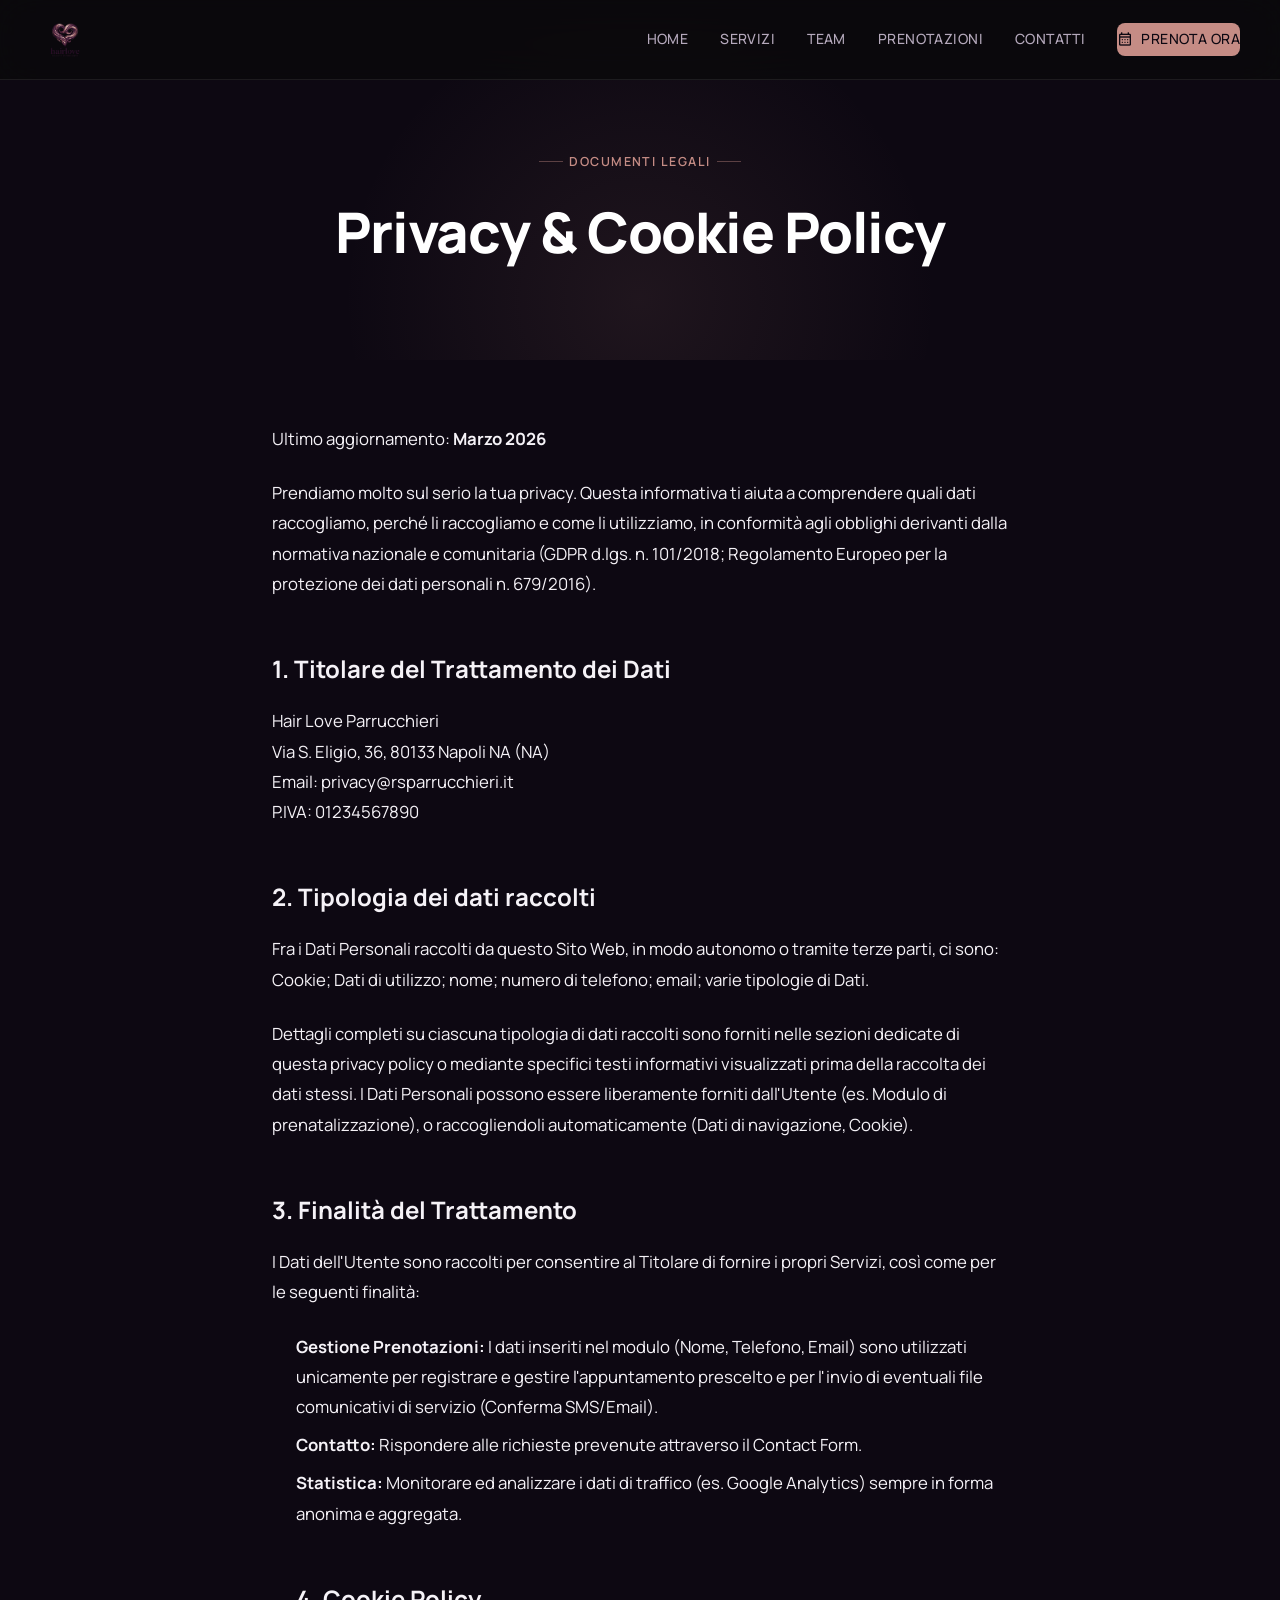
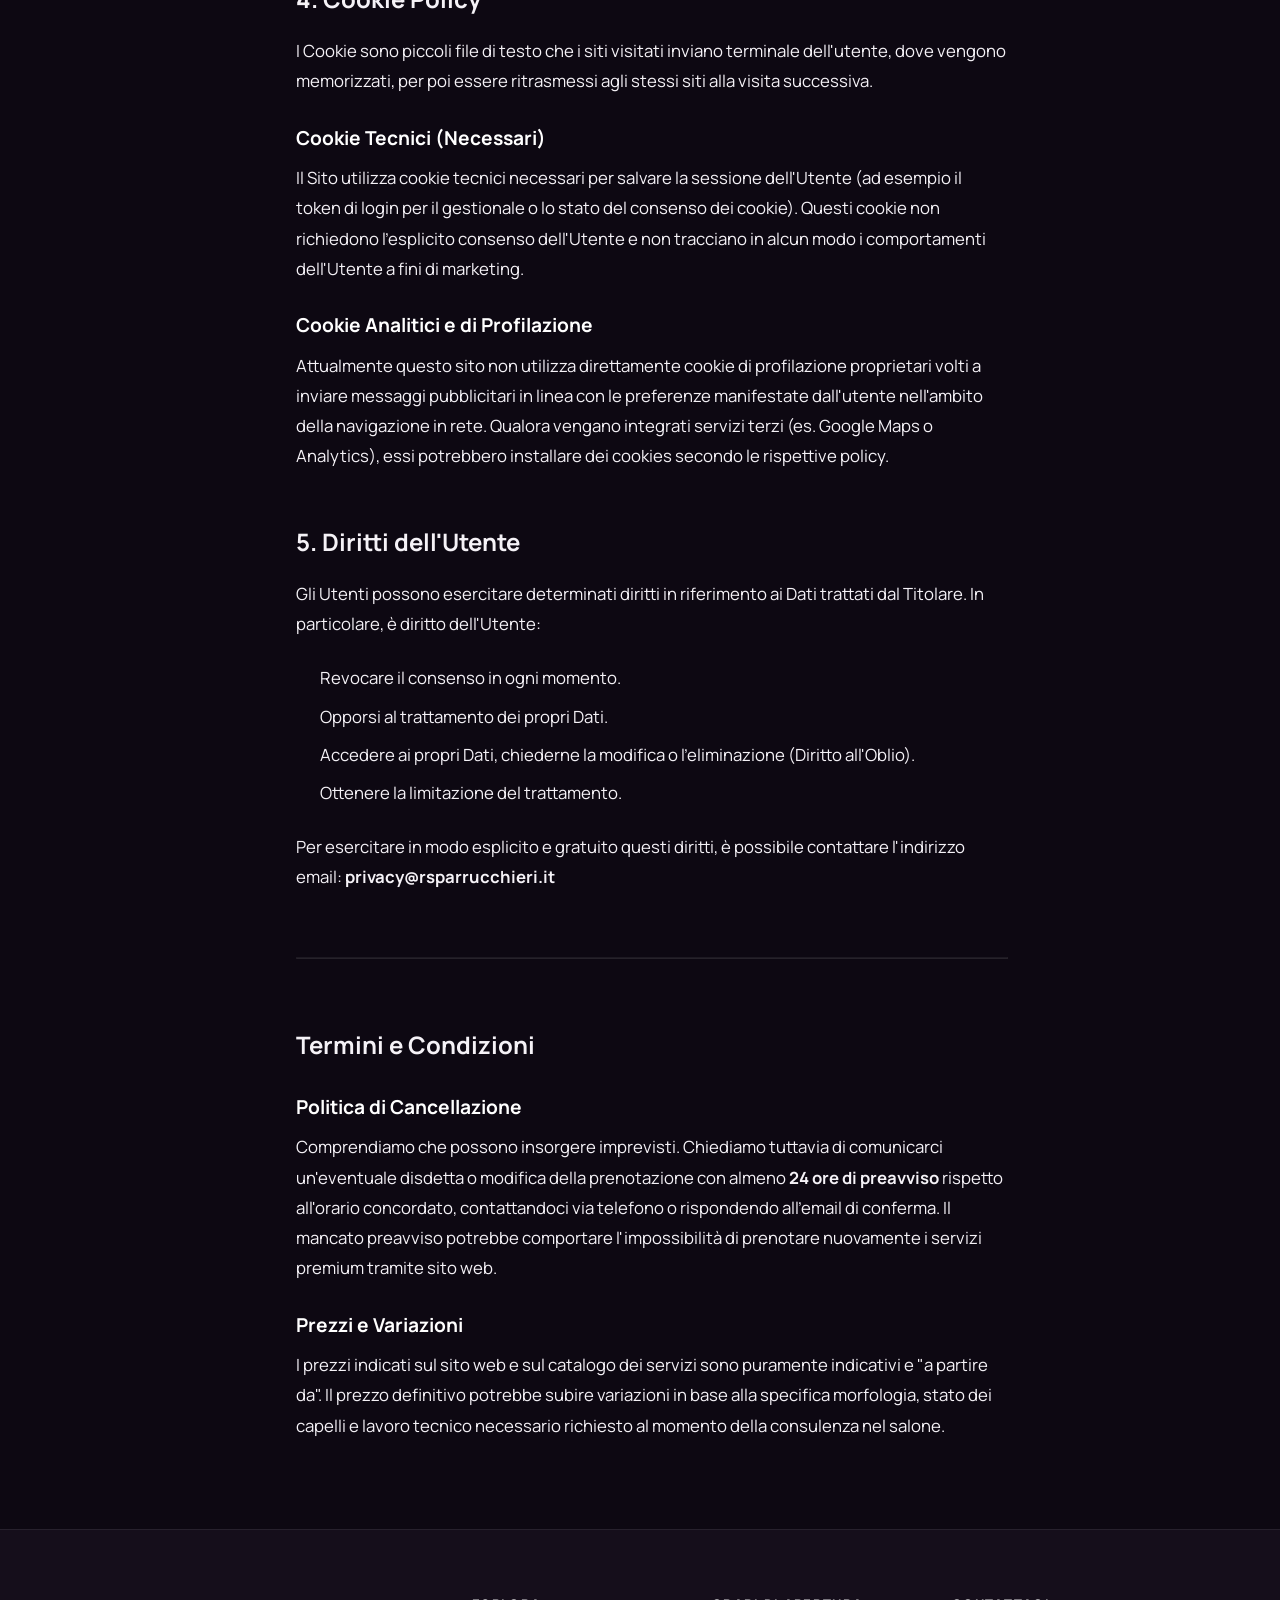
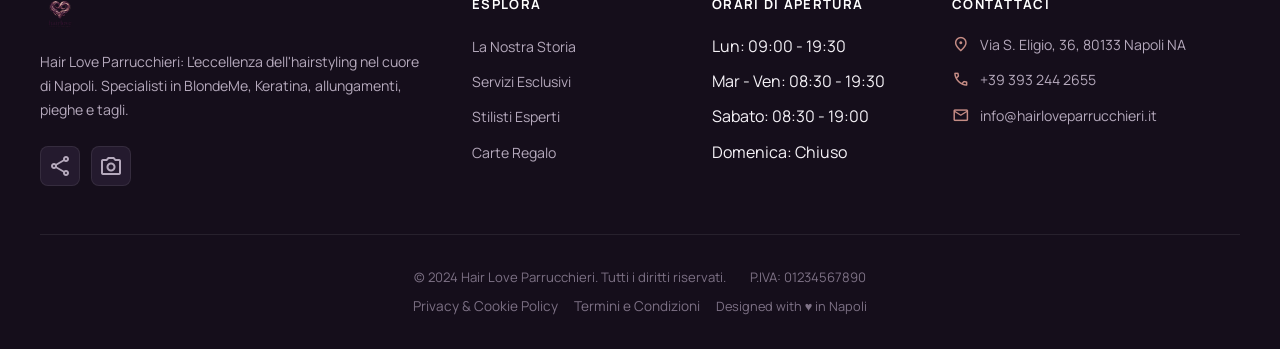
<file: privacy-policy.html>
<!DOCTYPE html>
<html lang="it">

<head>
    <meta charset="UTF-8">
    <meta name="viewport" content="width=device-width, initial-scale=1.0">
    <title>Privacy & Cookie Policy — Hair Love Parrucchieri</title>
    <meta name="robots" content="noindex, follow">
    <link rel="stylesheet" href="css/style.css">
    <style>
        .legal-content {
            max-width: 800px;
            margin: 0 auto;
            padding: 4rem 2rem;
            color: var(--text-color);
            line-height: 1.8;
            font-size: 1.05rem;
        }

        .legal-content h1 {
            font-size: 2.5rem;
            margin-bottom: 2rem;
            color: var(--color-white);
        }

        .legal-content h2 {
            font-size: 1.5rem;
            margin-top: 3rem;
            margin-bottom: 1rem;
            color: var(--color-gold);
        }

        .legal-content h3 {
            font-size: 1.2rem;
            margin-top: 1.5rem;
            margin-bottom: 0.5rem;
            color: var(--color-white);
        }

        .legal-content p,
        .legal-content ul {
            margin-bottom: 1.5rem;
            color: var(--text-muted);
        }

        .legal-content ul {
            padding-left: 1.5rem;
        }

        .legal-content li {
            margin-bottom: 0.5rem;
        }

        .legal-content a {
            color: var(--color-gold);
            text-decoration: underline;
        }
    </style>
</head>

<body>

    <!-- ═══ NAVBAR ═══ -->
    <nav class="navbar" id="navbar">
        <div class="nav-container">
            <a href="index.html" class="nav-logo"><img src="images/logo.png" alt="Hair Love Logo" style="height: 50px; width: auto;"></a>
            <div class="nav-links" id="navLinks">
                <a href="index.html">Home</a>
                <a href="servizi.html">Servizi</a>
                <a href="team.html">Team</a>
                <a href="prenotazioni.html">Prenotazioni</a>
                <a href="contatti.html">Contatti</a>
                <a href="prenotazioni.html" class="nav-cta">
                    <span class="material-symbols-outlined" style="font-size:1rem">calendar_month</span>
                    Prenota Ora
                </a>
            </div>
            <div class="hamburger" id="hamburger">
                <span></span><span></span><span></span>
            </div>
        </div>
    </nav>

    <!-- ═══ PAGE HERO ═══ -->
    <section class="page-hero" style="min-height: 40vh; align-items: flex-end; padding-bottom: 4rem;">
        <div class="section-tag">Documenti Legali</div>
        <h1>Privacy & Cookie Policy</h1>
    </section>

    <!-- ═══ LEGAL CONTENT ═══ -->
    <main class="legal-content">
        <p>Ultimo aggiornamento: <strong>Marzo 2026</strong></p>

        <p>Prendiamo molto sul serio la tua privacy. Questa informativa ti aiuta a comprendere quali dati raccogliamo,
            perché li raccogliamo e come li utilizziamo, in conformità agli obblighi derivanti dalla normativa nazionale
            e comunitaria (GDPR d.lgs. n. 101/2018; Regolamento Europeo per la protezione dei dati personali n.
            679/2016).</p>

        <h2>1. Titolare del Trattamento dei Dati</h2>
        <p>Hair Love Parrucchieri<br>
            Via S. Eligio, 36, 80133 Napoli NA (NA)<br>
            Email: privacy@rsparrucchieri.it<br>
            P.IVA: 01234567890</p>

        <h2>2. Tipologia dei dati raccolti</h2>
        <p>Fra i Dati Personali raccolti da questo Sito Web, in modo autonomo o tramite terze parti, ci sono: Cookie;
            Dati di utilizzo; nome; numero di telefono; email; varie tipologie di Dati.</p>
        <p>Dettagli completi su ciascuna tipologia di dati raccolti sono forniti nelle sezioni dedicate di questa
            privacy policy o mediante specifici testi informativi visualizzati prima della raccolta dei dati stessi. I
            Dati Personali possono essere liberamente forniti dall'Utente (es. Modulo di prenatalizzazione), o
            raccogliendoli automaticamente (Dati di navigazione, Cookie).</p>

        <h2>3. Finalità del Trattamento</h2>
        <p>I Dati dell'Utente sono raccolti per consentire al Titolare di fornire i propri Servizi, così come per le
            seguenti finalità:</p>
        <ul>
            <li><strong>Gestione Prenotazioni:</strong> I dati inseriti nel modulo (Nome, Telefono, Email) sono
                utilizzati unicamente per registrare e gestire l'appuntamento prescelto e per l'invio di eventuali file
                comunicativi di servizio (Conferma SMS/Email).</li>
            <li><strong>Contatto:</strong> Rispondere alle richieste prevenute attraverso il Contact Form.</li>
            <li><strong>Statistica:</strong> Monitorare ed analizzare i dati di traffico (es. Google Analytics) sempre
                in forma anonima e aggregata.</li>
            </p>

            <h2>4. Cookie Policy</h2>
            <p>I Cookie sono piccoli file di testo che i siti visitati inviano terminale dell'utente, dove vengono
                memorizzati, per poi essere ritrasmessi agli stessi siti alla visita successiva.</p>
            <h3>Cookie Tecnici (Necessari)</h3>
            <p>Il Sito utilizza cookie tecnici necessari per salvare la sessione dell'Utente (ad esempio il token di
                login per il gestionale o lo stato del consenso dei cookie). Questi cookie non richiedono l'esplicito
                consenso dell'Utente e non tracciano in alcun modo i comportamenti dell'Utente a fini di marketing.</p>
            <h3>Cookie Analitici e di Profilazione</h3>
            <p>Attualmente questo sito non utilizza direttamente cookie di profilazione proprietari volti a inviare
                messaggi pubblicitari in linea con le preferenze manifestate dall'utente nell'ambito della navigazione
                in rete. Qualora vengano integrati servizi terzi (es. Google Maps o Analytics), essi potrebbero
                installare dei cookies secondo le rispettive policy.</p>

            <h2>5. Diritti dell'Utente</h2>
            <p>Gli Utenti possono esercitare determinati diritti in riferimento ai Dati trattati dal Titolare. In
                particolare, è diritto dell'Utente:</p>
            <ul>
                <li>Revocare il consenso in ogni momento.</li>
                <li>Opporsi al trattamento dei propri Dati.</li>
                <li>Accedere ai propri Dati, chiederne la modifica o l'eliminazione (Diritto all'Oblio).</li>
                <li>Ottenere la limitazione del trattamento.</li>
            </ul>
            <p>Per esercitare in modo esplicito e gratuito questi diritti, è possibile contattare l'indirizzo email:
                <strong>privacy@rsparrucchieri.it</strong></p>

            <hr style="border-color: rgba(255,255,255,0.1); margin: 4rem 0;">

            <h2 id="termini">Termini e Condizioni</h2>
            <h3>Politica di Cancellazione</h3>
            <p>Comprendiamo che possono insorgere imprevisti. Chiediamo tuttavia di comunicarci un'eventuale disdetta o
                modifica della prenotazione con almeno <strong>24 ore di preavviso</strong> rispetto all'orario
                concordato, contattandoci via telefono o rispondendo all'email di conferma. Il mancato preavviso
                potrebbe comportare l'impossibilità di prenotare nuovamente i servizi premium tramite sito web.</p>

            <h3>Prezzi e Variazioni</h3>
            <p>I prezzi indicati sul sito web e sul catalogo dei servizi sono puramente indicativi e "a partire da". Il
                prezzo definitivo potrebbe subire variazioni in base alla specifica morfologia, stato dei capelli e
                lavoro tecnico necessario richiesto al momento della consulenza nel salone.</p>
    </main>

    <!-- ═══ FOOTER ═══ -->
        <footer class="footer">
        <div class="footer-grid">
            <div class="footer-brand">
                <a href="index.html" class="nav-logo">
                    <img src="images/logo.png" alt="Hair Love Logo" style="height: 40px; width: auto; margin-bottom: 1rem;">
                </a>
                <p>Hair Love Parrucchieri: L'eccellenza dell'hairstyling nel cuore di Napoli. Specialisti in BlondeMe, Keratina, allungamenti, pieghe e tagli.</p>
                <div class="footer-social">
                    <a href="#" class="social-icon" aria-label="Facebook"><span class="material-symbols-outlined">share</span></a>
                    <a href="#" class="social-icon" aria-label="Instagram"><span class="material-symbols-outlined">photo_camera</span></a>
                </div>
            </div>
            <div class="footer-col">
                <h4>Esplora</h4>
                <ul>
                    <li><a href="index.html">La Nostra Storia</a></li>
                    <li><a href="servizi.html">Servizi Esclusivi</a></li>
                    <li><a href="team.html">Stilisti Esperti</a></li>
                    <li><a href="contatti.html">Carte Regalo</a></li>
                </ul>
            </div>
            <div class="footer-col">
                <h4>Orari di Apertura</h4>
                <ul>
                    <li>Lun: 09:00 - 19:30</li>
                    <li>Mar - Ven: 08:30 - 19:30</li>
                    <li>Sabato: 08:30 - 19:00</li>
                    <li>Domenica: Chiuso</li>
                </ul>
            </div>
            <div class="footer-col">
                <h4>Contattaci</h4>
                <div class="footer-contact-item">
                    <span class="material-symbols-outlined">location_on</span>
                    <span>Via S. Eligio, 36, 80133 Napoli NA</span>
                </div>
                <div class="footer-contact-item">
                    <span class="material-symbols-outlined">call</span>
                    <span>+39 393 244 2655</span>
                </div>
                <div class="footer-contact-item">
                    <span class="material-symbols-outlined">mail</span>
                    <span>info@hairloveparrucchieri.it</span>
                </div>
            </div>
        </div>
        <div class="footer-bottom" style="display:flex; flex-direction:column; gap:0.5rem; align-items:center;">
            <div style="display:flex; gap:1.5rem; flex-wrap:wrap; justify-content:center;">
                <span>© 2024 Hair Love Parrucchieri. Tutti i diritti riservati.</span>
                <span>P.IVA: 01234567890</span>
            </div>
            <div style="display:flex; gap:1rem;">
                <a href="privacy-policy.html" style="color:var(--text-muted); text-decoration:none; font-size:0.85rem; transition:0.3s;">Privacy & Cookie Policy</a>
                <a href="privacy-policy.html#termini" style="color:var(--text-muted); text-decoration:none; font-size:0.85rem; transition:0.3s;">Termini e Condizioni</a>
                <span style="font-size:0.8rem;">Designed with ♥ in Napoli</span>
            </div>
        </div>
    </footer>

    <script src="js/main.js"></script>
</body>

</html>
</file>
<file: css/style.css>
/* ═══════════════════════════════════════════
   HAIR LOVE PARRUCCHIERI — LUXE SALON
   Design System & Global Styles
   ═══════════════════════════════════════════ */

@import url('https://fonts.googleapis.com/css2?family=Manrope:wght@300;400;500;600;700;800&display=swap');
@import url('https://fonts.googleapis.com/icon?family=Material+Symbols+Outlined');

/* ─── Design Tokens ─── */
:root {
  --color-bg: #0d0812;
  --color-bg-elevated: #150e1b;
  --color-bg-card: #1c1324;
  --color-bg-glass: rgba(28, 19, 36, 0.75);
  --color-surface: #241a2e;
  --color-border: rgba(197, 140, 133, 0.15);
  --color-border-subtle: rgba(255, 255, 255, 0.08);
  --color-purple: #4b245d;
  --color-purple-light: #6a3682;
  --color-purple-dark: #2d1338;
  --color-rosegold: #c58c85;
  --color-rosegold-light: #d6aba5;
  --color-rosegold-dark: #a36d67;
  --color-accent: var(--color-rosegold);
  --color-accent-glow: rgba(197, 140, 133, 0.2);
  --color-text: #f5f2f7;
  --color-text-muted: #b5a9bc;
  --color-text-dim: #7d7185;
  --color-white: #ffffff;
  --color-success: #4ade80;
  --color-error: #f87171;

  --font-family: 'Manrope', sans-serif;
  --radius: 8px;
  --radius-lg: 16px;
  --radius-xl: 24px;
  --radius-full: 9999px;

  --shadow-sm: 0 2px 8px rgba(0, 0, 0, 0.4);
  --shadow-md: 0 4px 24px rgba(0, 0, 0, 0.5);
  --shadow-lg: 0 8px 48px rgba(0, 0, 0, 0.6);
  --shadow-accent: 0 4px 30px rgba(197, 140, 133, 0.15);
  --shadow-glow: 0 0 40px rgba(75, 36, 93, 0.15);

  --transition-fast: 0.2s cubic-bezier(0.4, 0, 0.2, 1);
  --transition-normal: 0.35s cubic-bezier(0.4, 0, 0.2, 1);
  --transition-slow: 0.5s cubic-bezier(0.4, 0, 0.2, 1);

  --max-width: 1200px;
  --header-height: 80px;
}

/* ─── CSS Reset ─── */
*,
*::before,
*::after {
  margin: 0;
  padding: 0;
  box-sizing: border-box;
}

html {
  scroll-behavior: smooth;
  font-size: 16px;
}

/* ─── Ultra Luxury Page Transition ─── */
.luxury-transition {
  position: fixed;
  inset: 0;
  z-index: 999999;
  pointer-events: none;
  display: flex;
  align-items: center;
  justify-content: center;
}

.luxury-layer {
  position: absolute;
  top: 0;
  left: 0;
  right: 0;
  bottom: 0;
  width: 100%;
  height: 100%;
}

.luxury-layer-1 {
  background: var(--color-accent);
  z-index: 1;
}

.luxury-layer-2 {
  background: var(--color-bg-elevated);
  z-index: 2;
}

.luxury-layer-3 {
  background: var(--color-bg);
  z-index: 3;
}

/* States for "Revealing" the new page (sweeping away to the right) */
.luxury-layer.sweep-right {
  transform: translateX(0);
  transition: transform 1.2s cubic-bezier(0.77, 0, 0.175, 1);
}

.luxury-layer.sweep-right.go {
  transform: translateX(100%);
}

.sweep-right.luxury-layer-1 {
  transition-delay: 0.3s;
}

.sweep-right.luxury-layer-2 {
  transition-delay: 0.15s;
}

.sweep-right.luxury-layer-3 {
  transition-delay: 0s;
}

/* States for "Covering" the old page (sweeping in from the left) */
.luxury-layer.sweep-enter {
  transform: translateX(-100%);
  transition: transform 1s cubic-bezier(0.77, 0, 0.175, 1);
}

.luxury-layer.sweep-enter.go {
  transform: translateX(0);
}

.sweep-enter.luxury-layer-1 {
  transition-delay: 0s;
}

.sweep-enter.luxury-layer-2 {
  transition-delay: 0.15s;
}

.sweep-enter.luxury-layer-3 {
  transition-delay: 0.3s;
}

.luxury-logo-wrapper {
  position: relative;
  z-index: 4;
  opacity: 0;
  transform: scale(0.9);
  transition: opacity 0.5s ease, transform 0.5s ease;
}

.luxury-logo-wrapper.show {
  opacity: 1;
  transform: scale(1);
}

.luxury-logo-wrapper.hide {
  opacity: 0;
  transform: scale(1.1);
}

.curtain-logo-img {
  max-width: 300px;
  height: auto;
  filter: drop-shadow(0 0 20px rgba(197, 140, 133, 0.4));
}

body {
  font-family: var(--font-family);
  background-color: var(--color-bg);
  color: var(--color-text);
  line-height: 1.6;
  overflow-x: hidden;
  -webkit-font-smoothing: antialiased;
  -moz-osx-font-smoothing: grayscale;
}

a {
  color: inherit;
  text-decoration: none;
  transition: color var(--transition-fast);
}

ul,
ol {
  list-style: none;
}

img {
  max-width: 100%;
  height: auto;
  display: block;
}

button,
input,
select,
textarea {
  font-family: inherit;
  font-size: inherit;
  color: inherit;
  border: none;
  outline: none;
  background: none;
}

/* ─── Material Symbols ─── */
.material-symbols-outlined {
  font-variation-settings: 'FILL' 0, 'wght' 400, 'GRAD' 0, 'opsz' 24;
  vertical-align: middle;
}

/* ═══════════════════════════════════════════
   NAVIGATION
   ═══════════════════════════════════════════ */
.navbar {
  position: fixed;
  top: 0;
  left: 0;
  right: 0;
  z-index: 1000;
  height: var(--header-height);
  display: flex;
  align-items: center;
  justify-content: center;
  padding: 0 2rem;
  background: rgba(10, 10, 10, 0.75);
  backdrop-filter: blur(20px) saturate(1.5);
  -webkit-backdrop-filter: blur(20px) saturate(1.5);
  border-bottom: 1px solid var(--color-border-subtle);
  transition: background var(--transition-normal);
}

.navbar.scrolled {
  background: rgba(10, 10, 10, 0.92);
  border-bottom-color: var(--color-border);
}

.nav-container {
  width: 100%;
  max-width: var(--max-width);
  display: flex;
  align-items: center;
  justify-content: space-between;
}

.nav-logo {
  font-size: 1.35rem;
  font-weight: 700;
  letter-spacing: -0.02em;
  color: var(--color-white);
}

.nav-logo span {
  color: var(--color-accent);
}

.nav-links {
  display: flex;
  align-items: center;
  gap: 2rem;
}

.nav-links a {
  font-size: 0.88rem;
  font-weight: 500;
  color: var(--color-text-muted);
  letter-spacing: 0.03em;
  text-transform: uppercase;
  position: relative;
  padding: 0.3rem 0;
}

.nav-links a::after {
  content: '';
  position: absolute;
  bottom: -2px;
  left: 0;
  width: 0;
  height: 2px;
  background: var(--color-accent);
  transition: width var(--transition-normal);
}

.nav-links a:hover,
.nav-links a.active {
  color: var(--color-accent);
}

.nav-links a:hover::after,
.nav-links a.active::after {
  width: 100%;
}

.nav-cta {
  display: inline-flex;
  align-items: center;
  gap: 0.5rem;
  padding: 0.6rem 1.4rem;
  background: var(--color-accent);
  color: var(--color-bg) !important;
  font-weight: 700;
  font-size: 0.82rem;
  text-transform: uppercase;
  letter-spacing: 0.05em;
  border-radius: var(--radius);
  transition: all var(--transition-fast);
  cursor: pointer;
}

.nav-cta:hover {
  background: var(--color-rosegold-light);
  transform: translateY(-1px);
  box-shadow: var(--shadow-accent);
}

.nav-cta::after {
  display: none !important;
}

/* Hamburger */
.hamburger {
  display: none;
  flex-direction: column;
  gap: 5px;
  cursor: pointer;
  padding: 0.5rem;
  z-index: 1001;
}

.hamburger span {
  width: 24px;
  height: 2px;
  background: var(--color-text);
  border-radius: 2px;
  transition: all var(--transition-fast);
}

.hamburger.active span:nth-child(1) {
  transform: rotate(45deg) translate(5px, 5px);
}

.hamburger.active span:nth-child(2) {
  opacity: 0;
}

.hamburger.active span:nth-child(3) {
  transform: rotate(-45deg) translate(5px, -5px);
}

/* ═══════════════════════════════════════════
   HERO SECTION
   ═══════════════════════════════════════════ */
.hero {
  position: relative;
  height: 100vh;
  min-height: 700px;
  display: flex;
  align-items: center;
  justify-content: center;
  overflow: hidden;
}

.hero-bg {
  position: absolute;
  inset: 0;
  z-index: 0;
}

.hero-bg img {
  width: 100%;
  height: 100%;
  object-fit: cover;
  filter: brightness(0.35) saturate(0.8);
}

.hero-bg::after {
  content: '';
  position: absolute;
  inset: 0;
  background: linear-gradient(180deg,
      rgba(10, 10, 10, 0.5) 0%,
      rgba(10, 10, 10, 0.2) 40%,
      rgba(10, 10, 10, 0.6) 80%,
      rgba(10, 10, 10, 1) 100%);
}

.hero-content {
  position: relative;
  z-index: 1;
  text-align: center;
  max-width: 800px;
  padding: 0 2rem;
}

.hero-badge {
  display: inline-flex;
  align-items: center;
  gap: 0.5rem;
  padding: 0.5rem 1.2rem;
  background: var(--color-accent-glow);
  border: 1px solid rgba(236, 182, 19, 0.25);
  border-radius: var(--radius-full);
  font-size: 0.78rem;
  font-weight: 600;
  color: var(--color-accent);
  text-transform: uppercase;
  letter-spacing: 0.1em;
  margin-bottom: 1.5rem;
}

.hero h1 {
  font-size: clamp(2.8rem, 6vw, 5rem);
  font-weight: 800;
  line-height: 1.08;
  letter-spacing: -0.03em;
  margin-bottom: 1.2rem;
  background: linear-gradient(135deg, var(--color-white) 30%, var(--color-accent) 100%);
  -webkit-background-clip: text;
  -webkit-text-fill-color: transparent;
  background-clip: text;
}

.hero p {
  font-size: 1.1rem;
  color: var(--color-text-muted);
  max-width: 550px;
  margin: 0 auto 2.5rem;
  line-height: 1.7;
}

.hero-actions {
  display: flex;
  gap: 1rem;
  justify-content: center;
  flex-wrap: wrap;
}

/* ─── Buttons ─── */
.btn-primary {
  display: inline-flex;
  align-items: center;
  gap: 0.6rem;
  padding: 0.9rem 2rem;
  background: var(--color-accent);
  color: var(--color-bg);
  font-weight: 700;
  font-size: 0.9rem;
  text-transform: uppercase;
  letter-spacing: 0.05em;
  border-radius: var(--radius);
  cursor: pointer;
  transition: all var(--transition-fast);
  border: none;
}

.btn-primary:hover {
  background: var(--color-rosegold-light);
  transform: translateY(-2px);
  box-shadow: var(--shadow-accent);
}

.btn-secondary {
  display: inline-flex;
  align-items: center;
  gap: 0.6rem;
  padding: 0.9rem 2rem;
  background: transparent;
  color: var(--color-text);
  font-weight: 600;
  font-size: 0.9rem;
  text-transform: uppercase;
  letter-spacing: 0.05em;
  border: 1px solid rgba(255, 255, 255, 0.15);
  border-radius: var(--radius);
  cursor: pointer;
  transition: all var(--transition-fast);
}

.btn-secondary:hover {
  border-color: var(--color-accent);
  color: var(--color-accent);
  background: var(--color-accent-glow);
}

/* ═══════════════════════════════════════════
   STATS BAR
   ═══════════════════════════════════════════ */
.stats-bar {
  padding: 3rem 2rem;
  background: var(--color-bg-elevated);
  border-top: 1px solid var(--color-border-subtle);
  border-bottom: 1px solid var(--color-border-subtle);
}

.stats-grid {
  max-width: var(--max-width);
  margin: 0 auto;
  display: grid;
  grid-template-columns: repeat(4, 1fr);
  gap: 2rem;
}

.stat-item {
  text-align: center;
}

.stat-number {
  font-size: 2.5rem;
  font-weight: 800;
  color: var(--color-accent);
  line-height: 1;
  margin-bottom: 0.4rem;
}

.stat-label {
  font-size: 0.85rem;
  color: var(--color-text-muted);
  text-transform: uppercase;
  letter-spacing: 0.08em;
  font-weight: 500;
}

/* ═══════════════════════════════════════════
   SECTIONS
   ═══════════════════════════════════════════ */
.section {
  padding: 6rem 2rem;
}

.section-container {
  max-width: var(--max-width);
  margin: 0 auto;
}

.section-header {
  text-align: center;
  margin-bottom: 4rem;
}

.section-tag {
  display: inline-flex;
  align-items: center;
  gap: 0.4rem;
  font-size: 0.78rem;
  font-weight: 600;
  color: var(--color-accent);
  text-transform: uppercase;
  letter-spacing: 0.12em;
  margin-bottom: 1rem;
}

.section-tag::before,
.section-tag::after {
  content: '';
  width: 24px;
  height: 1px;
  background: var(--color-accent);
  opacity: 0.4;
}

.section-title {
  font-size: clamp(2rem, 4vw, 3rem);
  font-weight: 800;
  letter-spacing: -0.02em;
  line-height: 1.15;
  margin-bottom: 1rem;
  color: var(--color-white);
}

.section-subtitle {
  font-size: 1.05rem;
  color: var(--color-text-muted);
  max-width: 600px;
  margin: 0 auto;
  line-height: 1.7;
}

/* ═══════════════════════════════════════════
   PHILOSOPHY SECTION
   ═══════════════════════════════════════════ */
.philosophy {
  background: var(--color-bg);
}

.philosophy-grid {
  display: grid;
  grid-template-columns: 1fr 1fr;
  gap: 4rem;
  align-items: center;
}

.philosophy-image {
  border-radius: var(--radius-lg);
  overflow: hidden;
  position: relative;
  aspect-ratio: 4/5;
}

.philosophy-image img {
  width: 100%;
  height: 100%;
  object-fit: cover;
  transition: transform var(--transition-slow);
}

.philosophy-image:hover img {
  transform: scale(1.03);
}

.philosophy-image::after {
  content: '';
  position: absolute;
  inset: 0;
  border: 1px solid var(--color-border);
  border-radius: var(--radius-lg);
  pointer-events: none;
}

.philosophy-content h2 {
  font-size: 2.4rem;
  font-weight: 800;
  letter-spacing: -0.02em;
  margin-bottom: 1.5rem;
  color: var(--color-white);
}

.philosophy-content p {
  color: var(--color-text-muted);
  line-height: 1.8;
  margin-bottom: 2rem;
}

.philosophy-features {
  display: flex;
  flex-direction: column;
  gap: 1.2rem;
}

.philosophy-feature {
  display: flex;
  align-items: flex-start;
  gap: 1rem;
  padding: 1.2rem;
  background: var(--color-bg-card);
  border: 1px solid var(--color-border-subtle);
  border-radius: var(--radius);
  transition: all var(--transition-normal);
}

.philosophy-feature:hover {
  border-color: var(--color-border);
  box-shadow: var(--shadow-glow);
}

.philosophy-feature .icon {
  width: 44px;
  height: 44px;
  display: flex;
  align-items: center;
  justify-content: center;
  background: var(--color-accent-glow);
  border-radius: var(--radius);
  color: var(--color-accent);
  flex-shrink: 0;
}

.philosophy-feature h4 {
  font-size: 1rem;
  font-weight: 700;
  color: var(--color-white);
  margin-bottom: 0.3rem;
}

.philosophy-feature p {
  font-size: 0.88rem;
  color: var(--color-text-muted);
  margin: 0;
  line-height: 1.5;
}

/* ═══════════════════════════════════════════
   SERVICES CARDS
   ═══════════════════════════════════════════ */
.services-section {
  background: var(--color-bg-elevated);
}

.services-grid {
  display: grid;
  grid-template-columns: repeat(3, 1fr);
  gap: 1.5rem;
}

.service-card {
  position: relative;
  padding: 2.5rem 2rem;
  background: var(--color-bg-card);
  border: 1px solid var(--color-border-subtle);
  border-radius: var(--radius-lg);
  overflow: hidden;
  transition: all var(--transition-normal);
  cursor: default;
}

.service-card::before {
  content: '';
  position: absolute;
  top: 0;
  left: 0;
  right: 0;
  height: 3px;
  background: linear-gradient(90deg, var(--color-accent), var(--color-rosegold-light));
  opacity: 0;
  transition: opacity var(--transition-normal);
}

.service-card:hover {
  border-color: var(--color-border);
  transform: translateY(-4px);
  box-shadow: var(--shadow-md), var(--shadow-glow);
}

.service-card:hover::before {
  opacity: 1;
}

.service-icon {
  width: 56px;
  height: 56px;
  display: flex;
  align-items: center;
  justify-content: center;
  background: var(--color-accent-glow);
  border: 1px solid rgba(236, 182, 19, 0.15);
  border-radius: var(--radius);
  color: var(--color-accent);
  margin-bottom: 1.5rem;
  font-size: 1.5rem;
}

.service-card h3 {
  font-size: 1.2rem;
  font-weight: 700;
  color: var(--color-white);
  margin-bottom: 0.7rem;
}

.service-card p {
  font-size: 0.9rem;
  color: var(--color-text-muted);
  line-height: 1.6;
  margin-bottom: 1.5rem;
}

.service-price {
  font-size: 1.3rem;
  font-weight: 800;
  color: var(--color-accent);
}

.service-price small {
  font-size: 0.75rem;
  font-weight: 500;
  color: var(--color-text-dim);
}

/* ═══════════════════════════════════════════
   TEAM CARDS
   ═══════════════════════════════════════════ */
.team-grid {
  display: grid;
  grid-template-columns: repeat(4, 1fr);
  gap: 1.5rem;
}

.team-card {
  background: var(--color-bg-card);
  border: 1px solid var(--color-border-subtle);
  border-radius: var(--radius-lg);
  overflow: hidden;
  transition: all var(--transition-normal);
}

.team-card:hover {
  border-color: var(--color-border);
  transform: translateY(-6px);
  box-shadow: var(--shadow-md), var(--shadow-glow);
}

.team-card-image {
  aspect-ratio: 3/4;
  overflow: hidden;
  position: relative;
}

.team-card-image img {
  width: 100%;
  height: 100%;
  object-fit: cover;
  transition: transform var(--transition-slow);
}

.team-card:hover .team-card-image img {
  transform: scale(1.05);
}

.team-card-image::after {
  content: '';
  position: absolute;
  bottom: 0;
  left: 0;
  right: 0;
  height: 50%;
  background: linear-gradient(to top, var(--color-bg-card), transparent);
}

.team-card-info {
  padding: 1.5rem;
}

.team-card-info h3 {
  font-size: 1.1rem;
  font-weight: 700;
  color: var(--color-white);
  margin-bottom: 0.3rem;
}

.team-card-role {
  font-size: 0.82rem;
  font-weight: 600;
  color: var(--color-accent);
  text-transform: uppercase;
  letter-spacing: 0.06em;
  margin-bottom: 0.8rem;
}

.team-card-info p {
  font-size: 0.85rem;
  color: var(--color-text-muted);
  line-height: 1.6;
}

/* ═══════════════════════════════════════════
   TESTIMONIAL
   ═══════════════════════════════════════════ */
.testimonial-section {
  background: var(--color-bg);
  padding: 6rem 2rem;
}

.testimonial-card {
  max-width: 750px;
  margin: 0 auto;
  text-align: center;
  padding: 3rem;
  background: var(--color-bg-card);
  border: 1px solid var(--color-border);
  border-radius: var(--radius-xl);
  position: relative;
}

.testimonial-card::before {
  content: '"';
  position: absolute;
  top: -20px;
  left: 50%;
  transform: translateX(-50%);
  font-size: 5rem;
  color: var(--color-accent);
  opacity: 0.3;
  line-height: 1;
  font-family: Georgia, serif;
}

.testimonial-quote {
  font-size: 1.2rem;
  font-style: italic;
  color: var(--color-text);
  line-height: 1.7;
  margin-bottom: 2rem;
}

.testimonial-author {
  font-size: 1rem;
  font-weight: 700;
  color: var(--color-white);
}

.testimonial-role {
  font-size: 0.85rem;
  color: var(--color-accent);
  font-weight: 500;
}

/* ═══════════════════════════════════════════
   CTA SECTION
   ═══════════════════════════════════════════ */
.cta-section {
  padding: 6rem 2rem;
  text-align: center;
  position: relative;
  overflow: hidden;
}

.cta-section::before {
  content: '';
  position: absolute;
  inset: 0;
  background: radial-gradient(ellipse at center, var(--color-accent-glow), transparent 70%);
  pointer-events: none;
}

.cta-content {
  position: relative;
  z-index: 1;
}

.cta-section h2 {
  font-size: clamp(2rem, 4vw, 3rem);
  font-weight: 800;
  color: var(--color-white);
  margin-bottom: 1rem;
  letter-spacing: -0.02em;
}

.cta-section p {
  color: var(--color-text-muted);
  font-size: 1.05rem;
  margin-bottom: 2.5rem;
  max-width: 500px;
  margin-left: auto;
  margin-right: auto;
}

/* ═══════════════════════════════════════════
   PAGE HERO (Sub-pages)
   ═══════════════════════════════════════════ */
.page-hero {
  padding-top: calc(var(--header-height) + 4rem);
  padding-bottom: 4rem;
  padding-left: 2rem;
  padding-right: 2rem;
  text-align: center;
  background: var(--color-bg);
  position: relative;
  overflow: hidden;
}

.page-hero::after {
  content: '';
  position: absolute;
  top: 0;
  left: 50%;
  transform: translateX(-50%);
  width: 600px;
  height: 600px;
  background: radial-gradient(ellipse, var(--color-accent-glow), transparent 70%);
  pointer-events: none;
  opacity: 0.5;
}

.page-hero h1 {
  font-size: clamp(2.2rem, 5vw, 3.5rem);
  font-weight: 800;
  letter-spacing: -0.02em;
  color: var(--color-white);
  margin-bottom: 1rem;
  position: relative;
  z-index: 1;
}

.page-hero p {
  font-size: 1.1rem;
  color: var(--color-text-muted);
  max-width: 600px;
  margin: 0 auto;
  line-height: 1.7;
  position: relative;
  z-index: 1;
}

/* ═══════════════════════════════════════════
   BOOKING FORM
   ═══════════════════════════════════════════ */
.booking-layout {
  display: grid;
  grid-template-columns: 1.5fr 1fr;
  gap: 3rem;
  align-items: start;
}

.form-card {
  padding: 2.5rem;
  background: var(--color-bg-card);
  border: 1px solid var(--color-border-subtle);
  border-radius: var(--radius-lg);
}

.form-card h2 {
  font-size: 1.5rem;
  font-weight: 700;
  color: var(--color-white);
  margin-bottom: 0.5rem;
}

.form-card .form-subtitle {
  font-size: 0.92rem;
  color: var(--color-text-muted);
  margin-bottom: 2rem;
}

.form-group {
  margin-bottom: 1.2rem;
}

.form-group label {
  display: block;
  font-size: 0.82rem;
  font-weight: 600;
  color: var(--color-text-muted);
  text-transform: uppercase;
  letter-spacing: 0.06em;
  margin-bottom: 0.5rem;
}

.form-input {
  width: 100%;
  padding: 0.85rem 1rem;
  background: var(--color-surface);
  border: 1px solid var(--color-border-subtle);
  border-radius: var(--radius);
  color: var(--color-text);
  font-size: 0.95rem;
  transition: all var(--transition-fast);
}

.form-input:focus {
  border-color: var(--color-accent);
  box-shadow: 0 0 0 3px var(--color-accent-glow);
}

.form-input::placeholder {
  color: var(--color-text-dim);
}

select.form-input {
  appearance: none;
  background-image: url("data:image/svg+xml,%3Csvg xmlns='http://www.w3.org/2000/svg' width='12' height='12' viewBox='0 0 24 24' fill='none' stroke='%239a9590' stroke-width='2' stroke-linecap='round' stroke-linejoin='round'%3E%3Cpolyline points='6 9 12 15 18 9'%3E%3C/polyline%3E%3C/svg%3E");
  background-repeat: no-repeat;
  background-position: right 1rem center;
  padding-right: 2.5rem;
  cursor: pointer;
}

select.form-input option {
  background: var(--color-bg-card);
  color: var(--color-text);
}

textarea.form-input {
  resize: vertical;
  min-height: 100px;
}

.form-row {
  display: grid;
  grid-template-columns: 1fr 1fr;
  gap: 1rem;
}

.btn-submit {
  width: 100%;
  padding: 1rem;
  background: var(--color-accent);
  color: var(--color-bg);
  font-weight: 700;
  font-size: 0.95rem;
  text-transform: uppercase;
  letter-spacing: 0.05em;
  border-radius: var(--radius);
  cursor: pointer;
  transition: all var(--transition-fast);
  margin-top: 0.5rem;
}

.btn-submit:hover {
  background: var(--color-rosegold-light);
  transform: translateY(-2px);
  box-shadow: var(--shadow-accent);
}

/* Sidebar */
.sidebar-card {
  padding: 2rem;
  background: var(--color-bg-card);
  border: 1px solid var(--color-border-subtle);
  border-radius: var(--radius-lg);
  margin-bottom: 1.5rem;
}

.sidebar-card h3 {
  font-size: 1.15rem;
  font-weight: 700;
  color: var(--color-white);
  margin-bottom: 1.2rem;
  display: flex;
  align-items: center;
  gap: 0.5rem;
}

.sidebar-card h3 .material-symbols-outlined {
  color: var(--color-accent);
}

.hours-list {
  display: flex;
  flex-direction: column;
  gap: 0.6rem;
}

.hours-item {
  display: flex;
  justify-content: space-between;
  align-items: center;
  padding: 0.6rem 0;
  border-bottom: 1px solid var(--color-border-subtle);
}

.hours-item:last-child {
  border-bottom: none;
}

.hours-day {
  font-size: 0.9rem;
  font-weight: 500;
  color: var(--color-text);
}

.hours-time {
  font-size: 0.9rem;
  color: var(--color-text-muted);
  font-weight: 500;
}

.hours-closed {
  color: var(--color-error);
  font-weight: 600;
}

.location-info {
  display: flex;
  flex-direction: column;
  gap: 0.8rem;
}

.location-item {
  display: flex;
  align-items: center;
  gap: 0.8rem;
  color: var(--color-text-muted);
  font-size: 0.92rem;
}

.location-item .material-symbols-outlined {
  color: var(--color-accent);
  font-size: 1.2rem;
}

/* ═══════════════════════════════════════════
   CONTACT PAGE
   ═══════════════════════════════════════════ */
.contact-layout {
  display: grid;
  grid-template-columns: 1fr 1fr;
  gap: 3rem;
}

.contact-info-grid {
  display: grid;
  grid-template-columns: 1fr 1fr;
  gap: 1.2rem;
  margin-bottom: 3rem;
}

.contact-info-card {
  padding: 1.5rem;
  background: var(--color-bg-card);
  border: 1px solid var(--color-border-subtle);
  border-radius: var(--radius);
  transition: all var(--transition-normal);
}

.contact-info-card:hover {
  border-color: var(--color-border);
}

.contact-info-card .material-symbols-outlined {
  color: var(--color-accent);
  font-size: 1.5rem;
  margin-bottom: 0.8rem;
}

.contact-info-card h4 {
  font-size: 0.82rem;
  font-weight: 600;
  color: var(--color-text-muted);
  text-transform: uppercase;
  letter-spacing: 0.06em;
  margin-bottom: 0.4rem;
}

.contact-info-card p {
  font-size: 0.95rem;
  color: var(--color-text);
  font-weight: 500;
}

/* ═══════════════════════════════════════════
   FAQ ACCORDION
   ═══════════════════════════════════════════ */
.faq-section {
  margin-top: 2rem;
}

.faq-item {
  border: 1px solid var(--color-border-subtle);
  border-radius: var(--radius);
  overflow: hidden;
  margin-bottom: 0.75rem;
  transition: border-color var(--transition-fast);
}

.faq-item:hover,
.faq-item.active {
  border-color: var(--color-border);
}

.faq-question {
  display: flex;
  align-items: center;
  justify-content: space-between;
  padding: 1.2rem 1.5rem;
  background: var(--color-bg-card);
  cursor: pointer;
  transition: background var(--transition-fast);
  user-select: none;
}

.faq-question:hover {
  background: var(--color-surface);
}

.faq-question h4 {
  font-size: 0.95rem;
  font-weight: 600;
  color: var(--color-text);
}

.faq-question .material-symbols-outlined {
  color: var(--color-accent);
  transition: transform var(--transition-fast);
  font-size: 1.3rem;
}

.faq-item.active .faq-question .material-symbols-outlined {
  transform: rotate(180deg);
}

.faq-answer {
  max-height: 0;
  overflow: hidden;
  transition: max-height var(--transition-normal);
}

.faq-answer-inner {
  padding: 0 1.5rem 1.2rem;
  font-size: 0.92rem;
  color: var(--color-text-muted);
  line-height: 1.7;
}

/* ═══════════════════════════════════════════
   FOOTER
   ═══════════════════════════════════════════ */
.footer {
  background: var(--color-bg-elevated);
  border-top: 1px solid var(--color-border-subtle);
  padding: 4rem 2rem 2rem;
}

.footer-grid {
  max-width: var(--max-width);
  margin: 0 auto;
  display: grid;
  grid-template-columns: 2fr 1fr 1fr 1.5fr;
  gap: 3rem;
  margin-bottom: 3rem;
}

.footer-brand .nav-logo {
  margin-bottom: 1rem;
  display: block;
}

.footer-brand p {
  font-size: 0.88rem;
  color: var(--color-text-muted);
  line-height: 1.7;
  margin-bottom: 1.5rem;
}

.footer-social {
  display: flex;
  gap: 0.7rem;
}

.social-icon {
  width: 40px;
  height: 40px;
  display: flex;
  align-items: center;
  justify-content: center;
  background: var(--color-surface);
  border: 1px solid var(--color-border-subtle);
  border-radius: var(--radius);
  color: var(--color-text-muted);
  font-size: 1.2rem;
  transition: all var(--transition-fast);
}

.social-icon:hover {
  background: var(--color-accent-glow);
  border-color: var(--color-accent);
  color: var(--color-accent);
}

.footer-col h4 {
  font-size: 0.82rem;
  font-weight: 700;
  color: var(--color-white);
  text-transform: uppercase;
  letter-spacing: 0.1em;
  margin-bottom: 1.2rem;
}

.footer-col ul li {
  margin-bottom: 0.6rem;
}

.footer-col ul li a {
  font-size: 0.88rem;
  color: var(--color-text-muted);
  transition: color var(--transition-fast);
}

.footer-col ul li a:hover {
  color: var(--color-accent);
}

.footer-contact-item {
  display: flex;
  align-items: flex-start;
  gap: 0.6rem;
  margin-bottom: 0.8rem;
  font-size: 0.88rem;
  color: var(--color-text-muted);
}

.footer-contact-item .material-symbols-outlined {
  color: var(--color-accent);
  font-size: 1.1rem;
  margin-top: 2px;
}

.footer-bottom {
  max-width: var(--max-width);
  margin: 0 auto;
  padding-top: 2rem;
  border-top: 1px solid var(--color-border-subtle);
  display: flex;
  align-items: center;
  justify-content: space-between;
  font-size: 0.82rem;
  color: var(--color-text-dim);
}

/* ═══════════════════════════════════════════
   SCROLL ANIMATIONS (WOW)
   ═══════════════════════════════════════════ */
.reveal {
  opacity: 0;
  transition: all 1.2s cubic-bezier(0.16, 1, 0.3, 1);
  filter: blur(12px);
  will-change: opacity, transform, filter;
}

.reveal.visible {
  opacity: 1;
  transform: translate(0, 0) scale(1) !important;
  filter: blur(0);
}

/* Directions */
.fade-up {
  transform: translateY(60px);
}

.fade-down {
  transform: translateY(-60px);
}

.fade-left {
  transform: translateX(60px);
}

.fade-right {
  transform: translateX(-60px);
}

.zoom-in {
  transform: scale(0.92);
}

.zoom-out {
  transform: scale(1.08);
}

/* Animation Delays */
.delay-100 {
  transition-delay: 100ms;
}

.delay-200 {
  transition-delay: 200ms;
}

.delay-300 {
  transition-delay: 300ms;
}

.delay-400 {
  transition-delay: 400ms;
}

.delay-500 {
  transition-delay: 500ms;
}

.fade-in {
  opacity: 0;
  transform: translateY(30px);
  transition: opacity 0.6s ease, transform 0.6s ease;
}

.fade-in.visible {
  opacity: 1;
  transform: translateY(0);
}

/* ═══════════════════════════════════════════
   RESPONSIVE
   ═══════════════════════════════════════════ */
@media (max-width: 1024px) {
  .services-grid {
    grid-template-columns: repeat(2, 1fr);
  }

  .team-grid {
    grid-template-columns: repeat(2, 1fr);
  }

  .footer-grid {
    grid-template-columns: 1fr 1fr;
    gap: 2rem;
  }

  .philosophy-grid {
    gap: 2.5rem;
  }
}

@media (max-width: 768px) {
  .hamburger {
    display: flex;
  }

  .nav-links {
    position: fixed;
    top: 0;
    right: -100%;
    width: 280px;
    height: 100vh;
    flex-direction: column;
    align-items: flex-start;
    padding: 6rem 2rem 2rem;
    background: var(--color-bg-elevated);
    border-left: 1px solid var(--color-border-subtle);
    gap: 1.2rem;
    transition: right var(--transition-normal);
  }

  .nav-links.open {
    right: 0;
  }

  .nav-cta {
    width: 100%;
    justify-content: center;
  }

  .stats-grid {
    grid-template-columns: repeat(2, 1fr);
    gap: 1.5rem;
  }

  .philosophy-grid {
    grid-template-columns: 1fr;
    gap: 2rem;
  }

  .services-grid {
    grid-template-columns: 1fr;
  }

  .team-grid {
    grid-template-columns: 1fr;
  }

  .booking-layout {
    grid-template-columns: 1fr;
  }

  .contact-layout {
    grid-template-columns: 1fr;
  }

  .contact-info-grid {
    grid-template-columns: 1fr;
  }

  .form-row {
    grid-template-columns: 1fr;
  }

  .footer-grid {
    grid-template-columns: 1fr;
    gap: 2rem;
  }

  .footer-bottom {
    flex-direction: column;
    gap: 0.8rem;
    text-align: center;
  }

  .section {
    padding: 4rem 1.5rem;
  }

  .hero h1 {
    font-size: 2.4rem;
  }
}

@media (max-width: 480px) {
  .stats-grid {
    grid-template-columns: 1fr 1fr;
  }

  .stat-number {
    font-size: 2rem;
  }
}

/* ─── Ultra-Premium Flatpickr Redesign (Elite Cinematic Theme) ─── */
.flatpickr-calendar {
  background: rgba(18, 18, 18, 0.85) !important;
  backdrop-filter: blur(25px) saturate(180%) !important;
  -webkit-backdrop-filter: blur(25px) saturate(180%) !important;
  border: 1px solid rgba\(197, 140, 133, 0.3\) !important;
  box-shadow: 0 25px 50px -12px rgba(0, 0, 0, 0.7),
    0 0 30px rgba(236, 182, 19, 0.1) !important;
  border-radius: 20px !important;
  padding: 10px !important;
  animation: fpFadeIn 0.4s cubic-bezier(0.16, 1, 0.3, 1) !important;
}

@keyframes fpFadeIn {
  from {
    opacity: 0;
    transform: translateY(10px) scale(0.98);
  }

  to {
    opacity: 1;
    transform: translateY(0) scale(1);
  }
}

.flatpickr-day {
  border-radius: 12px !important;
  transition: all 0.3s cubic-bezier(0.4, 0, 0.2, 1) !important;
  color: #fff !important;
  font-weight: 500 !important;
  margin: 2px !important;
}

.flatpickr-day:hover {
  background: rgba(236, 182, 19, 0.15) !important;
  transform: scale(1.1) !important;
  color: var(--color-accent) !important;
}

.flatpickr-day.selected,
.flatpickr-day.startRange,
.flatpickr-day.endRange {
  background: linear-gradient(135deg, var(--color-accent), var(--color-rosegold-dark)) !important;
  border: none !important;
  color: #000 !important;
  font-weight: 700 !important;
  box-shadow: 0 0 20px rgba(236, 182, 19, 0.4) !important;
  transform: scale(1.1) !important;
}

.flatpickr-day.today {
  border: 1px solid var(--color-accent) !important;
}

.flatpickr-day.flatpickr-disabled {
  color: rgba(255, 255, 255, 0.15) !important;
}

.flatpickr-day.prevMonthDay,
.flatpickr-day.nextMonthDay {
  color: rgba(255, 255, 255, 0.2) !important;
}

.flatpickr-months .flatpickr-month {
  height: 45px !important;
  color: var(--color-accent) !important;
  background: transparent !important;
}

.flatpickr-current-month {
  font-size: 1.1rem !important;
  font-weight: 700 !important;
  text-transform: uppercase;
  letter-spacing: 1px;
}

.flatpickr-weekday {
  color: rgba(236, 182, 19, 0.6) !important;
  font-weight: 700 !important;
  font-size: 0.8rem !important;
}

.flatpickr-calendar.arrowTop:before,
.flatpickr-calendar.arrowTop:after {
  display: none !important;
  /* Cleaner look without arrows */
}

.flatpickr-innerContainer {
  margin-top: 10px !important;
}

/* Fix for mobile/glassmorphism rendering */
.flatpickr-months .flatpickr-prev-month,
.flatpickr-months .flatpickr-next-month {
  fill: var(--color-accent) !important;
  padding: 10px !important;
  transition: opacity 0.3s !important;
}

.flatpickr-months .flatpickr-prev-month:hover,
.flatpickr-months .flatpickr-next-month:hover {
  opacity: 0.7 !important;
}
</file>
